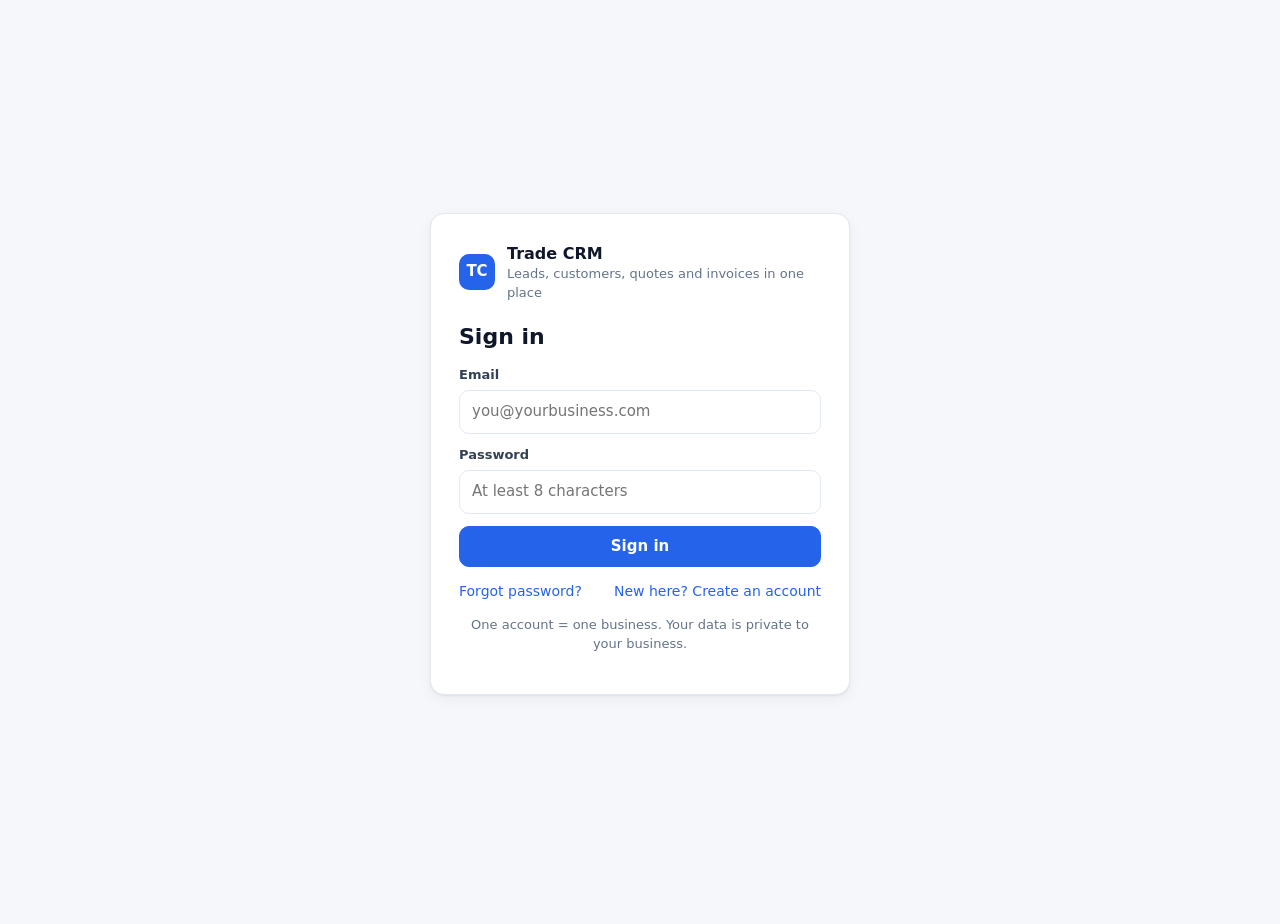
<file: index.html>
<!doctype html>
<html lang="en">
<head>
<meta charset="utf-8">
<meta name="viewport" content="width=device-width, initial-scale=1, viewport-fit=cover">
<meta name="theme-color" content="#2563eb">
<meta name="robots" content="noindex">
<title>Trade CRM</title>
<link rel="manifest" href="manifest.webmanifest">
<link rel="icon" type="image/png" sizes="32x32" href="icons/favicon-32.png">
<link rel="apple-touch-icon" sizes="180x180" href="icons/apple-touch-icon.png">
<meta name="apple-mobile-web-app-capable" content="yes">
<meta name="mobile-web-app-capable" content="yes">
<meta name="apple-mobile-web-app-status-bar-style" content="default">
<meta name="apple-mobile-web-app-title" content="Trade CRM">
<meta name="application-name" content="Trade CRM">
<link rel="stylesheet" href="styles.css">
</head>
<body>
<header class="topbar">
  <div class="brand">
    <span class="logo" id="brandLogo">T</span>
    <div>
      <div class="brand-name" id="brandName">Trade CRM</div>
      <div class="brand-sub">Leads · customers · money</div>
    </div>
  </div>
  <div class="top-right">
    <span class="mode-pill" id="modePill" hidden></span>
    <span class="example-badge" id="exampleBadge" hidden>Example data</span>
    <a class="support-link" id="supportLink" hidden>Contact support</a>
  </div>
</header>
<div id="workspaceBar" class="ws-bar" hidden></div>

<main id="view" class="view" aria-live="polite"></main>

<nav class="tabbar" id="tabbar" aria-label="Main">
  <a href="#/today" data-tab="today"><svg viewBox="0 0 24 24"><path d="M19 4h-1V2h-2v2H8V2H6v2H5a2 2 0 0 0-2 2v14a2 2 0 0 0 2 2h14a2 2 0 0 0 2-2V6a2 2 0 0 0-2-2zm0 16H5V9h14zM7 11h5v5H7z"/></svg><span>Today</span></a>
  <a href="#/leads" data-tab="leads"><svg viewBox="0 0 24 24"><path d="M20 4H4a2 2 0 0 0-2 2v12a2 2 0 0 0 2 2h16a2 2 0 0 0 2-2V6a2 2 0 0 0-2-2zm0 4-8 5-8-5V6l8 5 8-5z"/></svg><span>Leads</span><b class="nav-count" id="leadCount" hidden></b></a>
  <a href="#/customers" data-tab="customers"><svg viewBox="0 0 24 24"><path d="M16 11a4 4 0 1 0-4-4 4 4 0 0 0 4 4zm-8 0a3 3 0 1 0-3-3 3 3 0 0 0 3 3zm0 2c-2.7 0-8 1.3-8 4v3h8v-3c0-1.1.5-2.1 1.3-2.9A11 11 0 0 0 8 13zm8 0c-2.7 0-8 1.3-8 4v3h16v-3c0-2.7-5.3-4-8-4z"/></svg><span>Customers</span></a>
  <a href="#/money" data-tab="money"><svg viewBox="0 0 24 24"><path d="M11.8 10.9c-2.3-.6-3-1.2-3-2.1 0-1.1 1-1.9 2.7-1.9 1.8 0 2.4.8 2.5 2.1h2.2a4 4 0 0 0-3.2-3.8V3h-3v2.2C8.1 5.6 6.5 6.9 6.5 8.8c0 2.3 1.9 3.4 4.6 4.1 2.5.6 3 1.5 3 2.4 0 .7-.5 1.8-2.7 1.8-2.1 0-2.9-.9-3-2.1H6.2c.1 2.2 1.8 3.5 3.8 3.9V21h3v-2.1c1.9-.4 3.5-1.5 3.5-3.6 0-2.8-2.4-3.8-4.7-4.4z"/></svg><span>Money</span></a>
  <a href="#/sites" data-tab="sites"><svg viewBox="0 0 24 24"><path d="M4 4h16a2 2 0 0 1 2 2v12a2 2 0 0 1-2 2H4a2 2 0 0 1-2-2V6a2 2 0 0 1 2-2zm0 4v10h16V8H4zm2-3h2v1H6V5z"/></svg><span>Sites</span></a>
  <a href="#/settings" data-tab="settings" class="tab-settings"><svg viewBox="0 0 24 24"><path d="M19.4 13a7.5 7.5 0 0 0 0-2l2.1-1.6-2-3.5-2.5 1a7.6 7.6 0 0 0-1.7-1L15 3h-4l-.4 2.7a7.6 7.6 0 0 0-1.7 1l-2.5-1-2 3.5L6.5 11a7.5 7.5 0 0 0 0 2l-2.1 1.6 2 3.5 2.5-1a7.6 7.6 0 0 0 1.7 1L11 21h4l.4-2.7a7.6 7.6 0 0 0 1.7-1l2.5 1 2-3.5zM13 15.5a3.5 3.5 0 1 1 3.5-3.5 3.5 3.5 0 0 1-3.5 3.5z"/></svg><span>Settings</span></a>
</nav>

<div class="modal-backdrop" id="modal" hidden>
  <div class="modal" role="dialog" aria-modal="true">
    <div class="modal-head"><h2 id="modalTitle"></h2><button class="icon-btn" data-close aria-label="Close">✕</button></div>
    <div id="modalBody"></div>
  </div>
</div>
<div class="toast" id="toast" hidden></div>
<input type="file" id="fileInput" hidden>
<script src="config.js"></script>
<script src="js/logic.js"></script>
<script src="js/store.js"></script>
<script src="app.js"></script>
</body>
</html>
</file>
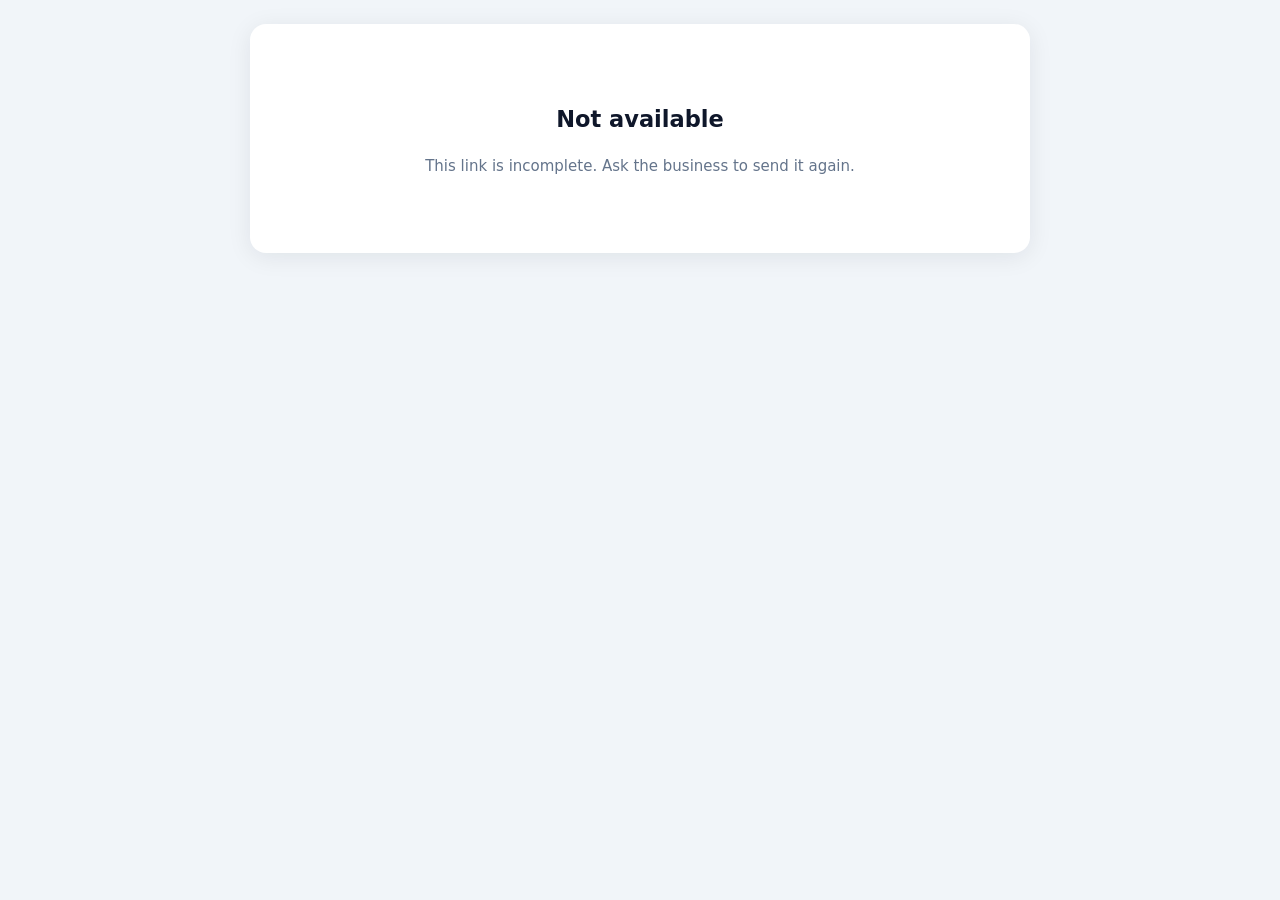
<file: doc.html>
<!doctype html>
<html lang="en">
<head>
<meta charset="utf-8">
<meta name="viewport" content="width=device-width, initial-scale=1">
<meta name="robots" content="noindex, nofollow">
<meta name="referrer" content="no-referrer">
<title>Quote / Invoice</title>
<style>
  :root{--accent:#2563eb}
  *{box-sizing:border-box}
  body{margin:0;font:15px/1.5 system-ui,-apple-system,"Segoe UI",Roboto,Arial,sans-serif;background:#f1f5f9;color:#0f172a}
  .sheet{max-width:780px;margin:24px auto;background:#fff;border-radius:16px;box-shadow:0 4px 24px rgba(15,23,42,.08);overflow:hidden}
  .band{height:8px;background:var(--accent)}
  .inner{padding:28px 32px}
  .top{display:flex;justify-content:space-between;gap:20px;flex-wrap:wrap}
  .biz{font-size:22px;font-weight:800}
  .muted{color:#64748b}.small{font-size:13px}
  .kind{text-align:right}
  .kind h1{margin:0;font-size:26px;letter-spacing:.02em;color:var(--accent);text-transform:uppercase}
  .status{display:inline-block;margin-top:6px;font-size:12px;font-weight:700;padding:3px 10px;border-radius:99px;background:#f1f5f9;text-transform:uppercase;letter-spacing:.04em}
  .status.accepted{background:#dcfce7;color:#166534}.status.paid{background:#16a34a;color:#fff}.status.sent{background:#fef3c7;color:#92400e}
  .meta{display:flex;gap:40px;margin:26px 0 18px;flex-wrap:wrap}
  .meta h4{margin:0 0 4px;font-size:11.5px;text-transform:uppercase;letter-spacing:.06em;color:#64748b}
  table{width:100%;border-collapse:collapse;margin-top:8px}
  th{font-size:11.5px;text-transform:uppercase;letter-spacing:.05em;color:#64748b;text-align:left;border-bottom:2px solid #e2e8f0;padding:8px 6px}
  td{padding:10px 6px;border-bottom:1px solid #eef2f7;vertical-align:top}
  .r{text-align:right;white-space:nowrap}
  .totals{margin-left:auto;width:min(320px,100%);margin-top:14px}
  .totals div{display:flex;justify-content:space-between;padding:5px 6px}
  .totals .grand{border-top:2px solid #0f172a;font-weight:800;font-size:19px;margin-top:4px;padding-top:9px}
  .totals .due{background:color-mix(in srgb,var(--accent) 10%,white);border-radius:8px;font-weight:700}
  .notes{margin-top:22px;padding:12px 14px;background:#f8fafc;border-radius:10px;white-space:pre-wrap;font-size:14px}
  .actions{display:flex;gap:10px;flex-wrap:wrap;margin-top:24px}
  .btn{display:inline-flex;align-items:center;justify-content:center;gap:6px;padding:12px 18px;border-radius:12px;font-weight:700;border:1px solid #cbd5e1;background:#fff;color:#0f172a;cursor:pointer;text-decoration:none;font-size:15px}
  .btn.primary{background:var(--accent);border-color:var(--accent);color:#fff}
  .accept{margin-top:26px;border:2px solid var(--accent);border-radius:14px;padding:18px}
  .accept h3{margin:0 0 6px}
  .accept input[type=text]{width:100%;padding:12px;border:1px solid #cbd5e1;border-radius:10px;font:inherit;margin:8px 0}
  .rec{margin-top:22px;background:#f0fdf4;border:1px solid #bbf7d0;border-radius:12px;padding:14px}
  .err{background:#fee2e2;color:#991b1b;padding:10px;border-radius:10px;margin-top:8px}
  .foot{border-top:1px solid #e2e8f0;padding:14px 32px;font-size:12.5px;color:#64748b;display:flex;justify-content:space-between;gap:12px;flex-wrap:wrap}
  .center{text-align:center;padding:60px 20px}
  @media (max-width:600px){.inner{padding:20px}.sheet{margin:0;border-radius:0}.kind{text-align:left}}
  @media print{body{background:#fff}.sheet{box-shadow:none;margin:0;max-width:none}.no-print{display:none!important}.band{-webkit-print-color-adjust:exact;print-color-adjust:exact}}
</style>
</head>
<body>
<div class="sheet" id="sheet"><div class="center muted">Loading…</div></div>
<script src="config.js"></script>
<script src="js/logic.js"></script>
<script src="js/store.js"></script>
<script>
(async function () {
  const L = CRMLogic, ST = CRMStore, CFG = window.CRM_CONFIG || {}, h = L.esc, money = L.money;
  const token = new URLSearchParams(location.search).get('t') || '';
  const sheet = document.getElementById('sheet');
  const fail = msg => { sheet.innerHTML = `<div class="center"><h2>Not available</h2><p class="muted">${h(msg)}</p></div>`; };
  if (!/^[0-9a-f-]{36}$/i.test(token)) return fail('This link is incomplete. Ask the business to send it again.');
  const check = L.checkConfig(CFG);
  let client = null, demo = null;
  if (check.mode === 'cloud' && check.ok) {
    await new Promise((res, rej) => { const s = document.createElement('script'); s.src = 'vendor/supabase.js'; s.onload = res; s.onerror = rej; document.head.appendChild(s); }).catch(() => {});
    if (typeof supabase === 'undefined') return fail('Could not load. Check your connection and try again.');
    client = supabase.createClient(CFG.SUPABASE_URL, CFG.SUPABASE_ANON_KEY, { auth: { persistSession: false } });
  } else { demo = ST.DemoStore(); await demo.init(); }

  async function load() {
    if (client) return ST.getPublicDocument(client, token);
    const d = demo.findDocByToken(token); if (!d || d.status === 'draft') return null;
    const c = (demo.findCustomer ? demo.findCustomer(d.customer_id) : null) || {};
    const b = (demo.businessById && demo.businessById(d.business_id)) || demo.business;
    return { doc: d, business: b, customer: { name: c.name, address: c.address } };
  }
  async function accept(name) {
    if (client) return ST.acceptPublicQuote(client, token, name);
    const d = demo.findDocByToken(token); if (d.kind !== 'quote' || d.status !== 'sent') throw new Error('This quote is not open for acceptance.');
    await demo.update('documents', d.id, { status: 'accepted', accepted_name: name, accepted_at: new Date().toISOString(), accepted_via: 'Customer typed name on share link' });
    return load();
  }
  function render(data) {
    const d = data.doc, b = data.business || {}, c = data.customer || {}, t = L.docTotals(d), isQ = d.kind === 'quote';
    document.documentElement.style.setProperty('--accent', /^#[0-9a-f]{6}$/i.test(b.accent || '') ? b.accent : '#2563eb');
    document.title = `${isQ ? 'Quote' : 'Invoice'} ${d.number} · ${b.name || ''}`;
    const pay = L.safePayLink(d.pay_link);
    const canAccept = isQ && d.status === 'sent';
    sheet.innerHTML = `<div class="band"></div><div class="inner">
      <div class="top"><div><div class="biz">${h(b.name)}</div><div class="muted small">${[b.phone, b.email].filter(Boolean).map(h).join(' · ')}${b.postal_address ? '<br>' + h(b.postal_address) : ''}</div></div>
        <div class="kind"><h1>${isQ ? 'Quote' : 'Invoice'}</h1><div class="muted">${h(d.number)}</div><span class="status ${h(d.status)}">${h(d.status)}</span></div></div>
      <div class="meta"><div><h4>${isQ ? 'Prepared for' : 'Bill to'}</h4><div><b>${h(c.name || '')}</b></div><div class="muted small">${h(c.address || '')}</div></div>
        <div><h4>Date</h4><div>${h(L.isoDate(d.sent_at || d.created_at))}</div></div>
        ${d.due_date ? `<div><h4>${isQ ? 'Valid until' : 'Due'}</h4><div>${h(d.due_date)}</div></div>` : ''}</div>
      <table><thead><tr><th>Description</th><th class="r">Qty</th><th class="r">Price</th><th class="r">Amount</th></tr></thead><tbody>
        ${(d.items || []).map(it => `<tr><td>${h(it.desc)}</td><td class="r">${h(it.qty)}</td><td class="r">${money(it.price)}</td><td class="r">${money((Number(it.qty) || 0) * (Number(it.price) || 0))}</td></tr>`).join('')}
      </tbody></table>
      <div class="totals"><div><span>Subtotal</span><span>${money(t.subtotal)}</span></div>${t.tax ? `<div><span>Tax (${t.rate}%)</span><span>${money(t.tax)}</span></div>` : ''}
        <div class="grand"><span>Total</span><span>${money(t.total)}</span></div>
        ${t.deposit ? `<div><span>${isQ ? 'Deposit to get started' : 'Deposit received'}</span><span>${money(t.deposit)}</span></div>` : ''}
        ${!isQ ? `<div class="due"><span>${t.paid ? 'Paid in full' : 'Amount due'}</span><span>${money(t.balance)}</span></div>` : ''}</div>
      ${d.notes ? `<div class="notes">${h(d.notes)}</div>` : ''}
      ${d.accepted_at ? `<div class="rec"><b>✔ Accepted by ${h(d.accepted_name)}</b> on ${h(new Date(d.accepted_at).toLocaleString('en-US'))}<div class="small muted">${h(d.accepted_via || '')}. This is a record that the customer typed their name to accept. It is not a legal e-signature.</div></div>` : ''}
      ${canAccept ? `<form class="accept no-print" id="acc"><h3>Accept this quote</h3><div class="small muted">Type your full name to accept. We save your name with the date and time as an acceptance record (not a legal e-signature).</div>
        <input type="text" name="n" required minlength="2" maxlength="120" placeholder="Your full name" autocomplete="name">
        <label class="small"><input type="checkbox" required> I accept this quote for ${money(t.total)}.</label><div><button class="btn primary" style="margin-top:10px">Accept quote</button></div><div class="err" id="err" hidden></div></form>` : ''}
      <div class="actions no-print">
        ${pay && d.status !== 'paid' ? `<a class="btn primary" href="${h(pay)}" target="_blank" rel="noopener noreferrer">💳 ${isQ ? (t.deposit ? 'Pay deposit ' + money(t.deposit) : 'Pay now') : 'Pay ' + money(t.balance)}</a>` : ''}
        <button class="btn" onclick="window.print()">🖨 Print / Save PDF</button>
        ${b.phone ? `<a class="btn" href="${h(L.telLink(b.phone))}">📞 Call ${h(b.name)}</a>` : ''}
      </div></div>
      <div class="foot"><span>${h(b.name)}${b.postal_address ? ' · ' + h(b.postal_address) : ''}</span><span>${pay ? 'Payments are handled by your payment provider; this page never sees card details.' : ''}</span></div>`;
    const f = document.getElementById('acc');
    if (f) f.onsubmit = async e => { e.preventDefault(); const btn = f.querySelector('button'); btn.disabled = true;
      try { render(await accept(f.elements.n.value.trim())); } catch (ex) { const er = document.getElementById('err'); er.hidden = false; er.textContent = ex.message; btn.disabled = false; } };
  }
  try { const data = await load(); if (!data) return fail('This quote or invoice was not found, or it has not been sent yet.'); render(data); }
  catch (e) { fail('Could not load: ' + e.message); }
})();
</script>
</body>
</html>
</file>
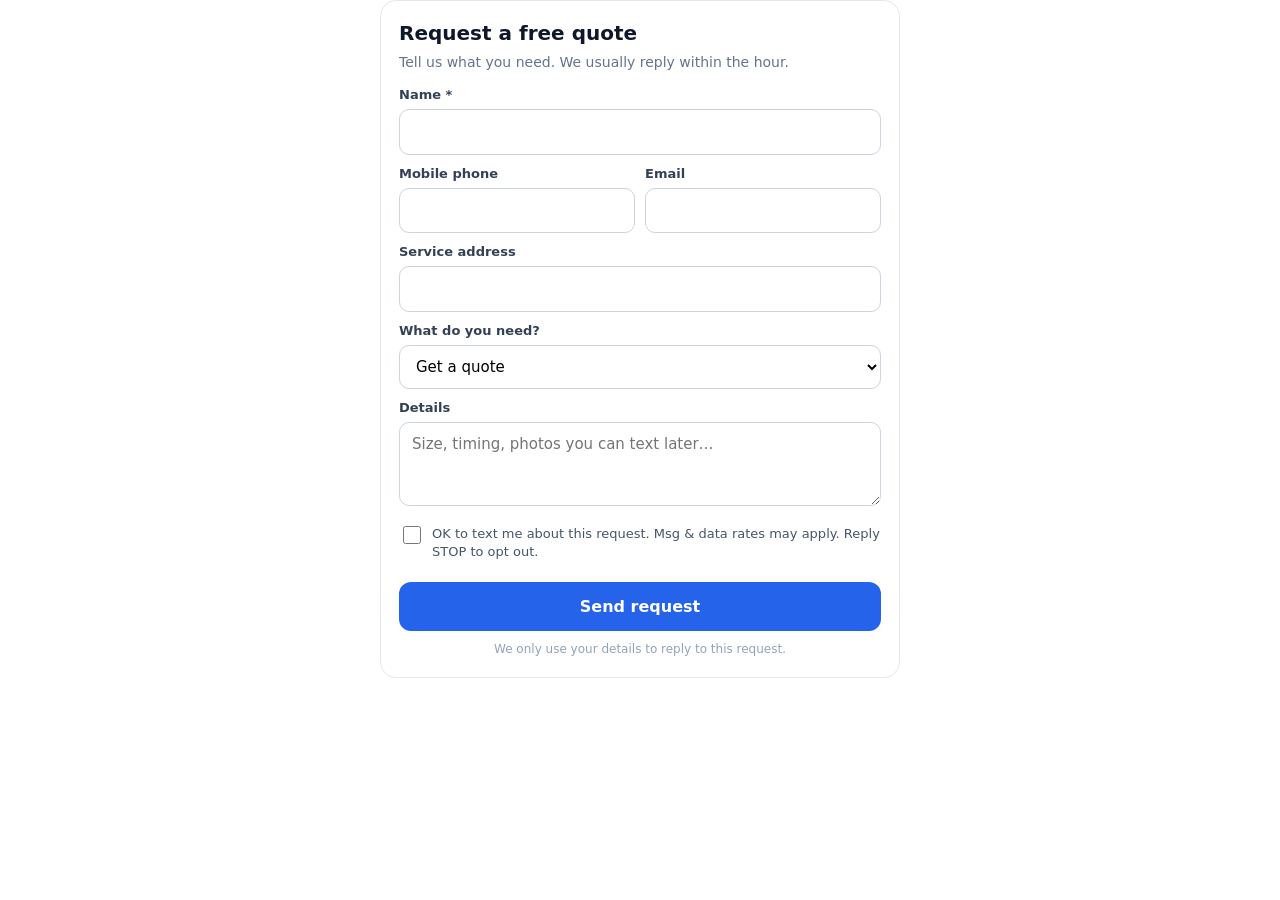
<file: lead-form.html>
<!doctype html>
<html lang="en">
<head>
<meta charset="utf-8">
<meta name="viewport" content="width=device-width, initial-scale=1">
<title>Request a quote</title>
<!-- Public lead form. Link to it or embed it:
     <iframe src="https://mashadf.github.io/trade-crm/lead-form.html?b=BUSINESS_ID" style="width:100%;max-width:520px;height:640px;border:0"></iframe>
     Optional URL options: &name=Business%20Name  &accent=ea580c  &services=Pressure%20washing|Gutters|Other
     It can only ADD a lead to one business. It can never read anything back (database rule). -->
<style>
  :root{--accent:#2563eb}
  *{box-sizing:border-box}
  body{margin:0;font:15px/1.45 system-ui,-apple-system,"Segoe UI",Roboto,Arial,sans-serif;color:#0f172a;background:transparent}
  form,.done{max-width:520px;margin:0 auto;padding:18px;background:#fff;border:1px solid #e2e8f0;border-radius:16px}
  h1{font-size:20px;margin:0 0 4px}.sub{color:#64748b;font-size:14px;margin:0 0 14px}
  label{display:block;font-size:13px;font-weight:600;margin:10px 0 4px;color:#334155}
  input,select,textarea{width:100%;font:inherit;padding:11px 12px;border:1px solid #cbd5e1;border-radius:10px;background:#fff}
  input:focus,select:focus,textarea:focus{outline:2px solid color-mix(in srgb,var(--accent) 40%,transparent);border-color:var(--accent)}
  textarea{min-height:84px;resize:vertical}
  .two{display:grid;grid-template-columns:1fr 1fr;gap:10px}
  @media (max-width:420px){.two{grid-template-columns:1fr}}
  .check{display:flex;gap:8px;align-items:flex-start;font-weight:400;font-size:13px;color:#475569;margin-top:12px}
  .check input{width:18px;height:18px;margin-top:1px;flex:none;accent-color:var(--accent)}
  button{width:100%;margin-top:16px;padding:13px;border:0;border-radius:12px;background:var(--accent);color:#fff;font:inherit;font-weight:700;font-size:16px;cursor:pointer}
  button:disabled{opacity:.6}
  .hp{position:absolute!important;left:-5000px!important;width:1px;height:1px;overflow:hidden}
  .err{background:#fee2e2;color:#991b1b;padding:10px;border-radius:10px;margin-top:12px;font-size:14px}
  .fine{font-size:12px;color:#94a3b8;margin-top:10px;text-align:center}
  .done{text-align:center;padding:36px 18px}.done .big{font-size:44px}
</style>
</head>
<body>
<form id="f" novalidate>
  <h1 id="title">Request a free quote</h1>
  <p class="sub" id="sub">Tell us what you need. We usually reply within the hour.</p>
  <label for="name">Name *</label><input id="name" name="name" autocomplete="name" required maxlength="200">
  <div class="two">
    <div><label for="phone">Mobile phone</label><input id="phone" name="phone" type="tel" autocomplete="tel" maxlength="40"></div>
    <div><label for="email">Email</label><input id="email" name="email" type="email" autocomplete="email" maxlength="200"></div>
  </div>
  <label for="address">Service address</label><input id="address" name="address" autocomplete="street-address" maxlength="300">
  <label for="service">What do you need?</label><select id="service" name="service"></select>
  <label for="message">Details</label><textarea id="message" name="message" maxlength="2000" placeholder="Size, timing, photos you can text later…"></textarea>
  <label class="check"><input type="checkbox" name="sms_ok" id="sms_ok"> <span>OK to text me about this request. Msg &amp; data rates may apply. Reply STOP to opt out.</span></label>
  <!-- spam trap: people never see or fill these -->
  <div class="hp" aria-hidden="true"><label>Website <input name="website" tabindex="-1" autocomplete="off"></label><label>Fax <input name="company_fax" tabindex="-1" autocomplete="off"></label></div>
  <button id="go" type="submit">Send request</button>
  <div class="err" id="err" hidden></div>
  <div class="fine">We only use your details to reply to this request.</div>
</form>
<div class="done" id="done" hidden><div class="big">✅</div><h1>Thanks! We got it.</h1><p class="sub">We'll call or text you shortly.<span id="callNow"></span></p></div>
<script src="config.js"></script>
<script src="js/logic.js"></script>
<script src="js/store.js"></script>
<script>
(function () {
  const L = CRMLogic, ST = CRMStore, CFG = window.CRM_CONFIG || {};
  const p = new URLSearchParams(location.search);
  const businessId = p.get('b') || '';
  const started = Date.now();
  const accent = (p.get('accent') || '').replace(/[^0-9a-f]/gi, '');
  if (/^[0-9a-f]{6}$/i.test(accent)) document.documentElement.style.setProperty('--accent', '#' + accent);
  if (p.get('name')) document.getElementById('title').textContent = 'Request a quote from ' + p.get('name').slice(0, 80);
  const services = (p.get('services') || 'Get a quote|Repair|Install|Cleaning|Other').split('|').slice(0, 15);
  document.getElementById('service').innerHTML = services.map(s => `<option>${L.esc(s.slice(0, 80))}</option>`).join('');
  const f = document.getElementById('f'), err = document.getElementById('err'), go = document.getElementById('go');
  const showErr = m => { err.hidden = false; err.textContent = m; go.disabled = false; };
  const done = () => { f.hidden = true; document.getElementById('done').hidden = false; };
  const check = L.checkConfig(CFG);
  let clientP = null;
  if (check.mode === 'cloud' && check.ok) clientP = new Promise(res => { const s = document.createElement('script'); s.src = 'vendor/supabase.js'; s.onload = () => res(supabase.createClient(CFG.SUPABASE_URL, CFG.SUPABASE_ANON_KEY, { auth: { persistSession: false } })); s.onerror = () => res(null); document.head.appendChild(s); });
  f.onsubmit = async e => {
    e.preventDefault(); err.hidden = true; go.disabled = true;
    const form = { name: f.name.value, phone: f.phone.value, email: f.email.value, address: f.address.value, service: f.service.value, message: f.message.value,
      sms_ok: f.sms_ok.checked, website: f.website.value, company_fax: f.company_fax.value, started_at: started };
    const r = L.cleanLead(form, clientP ? businessId : (businessId || 'demo'));
    if (r.spam) return done();                 // silently "succeed" for bots
    if (!r.ok) return showErr(r.error);
    try {
      if (clientP) { const client = await clientP; if (!client) throw new Error('Could not connect. Please call us instead.'); await ST.submitPublicLead(client, r.lead); }
      else { const s = ST.DemoStore(); await s.init(); await s.insert('leads', Object.assign({}, r.lead, { business_id: 'demo', status: 'new', source: 'Website form' })); }
      done();
    } catch (ex) { showErr(/Too many/.test(ex.message) ? ex.message : 'Sorry, that did not go through. Please try again or call us.'); }
  };
})();
</script>
</body>
</html>
</file>
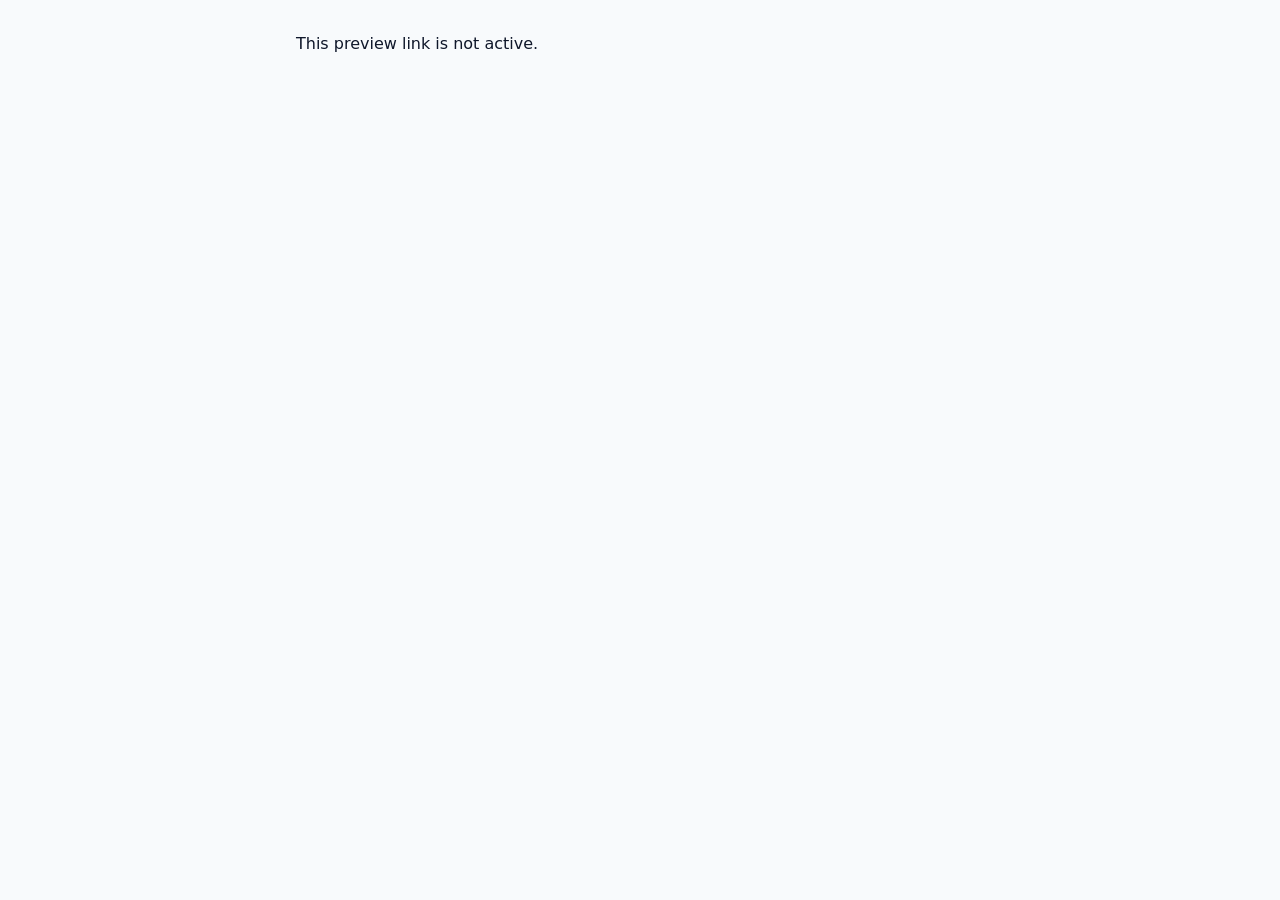
<file: site.html>
<!doctype html>
<html lang="en">
<head>
<meta charset="utf-8">
<meta name="viewport" content="width=device-width, initial-scale=1">
<meta name="robots" content="noindex, nofollow">
<meta name="googlebot" content="noindex, nofollow">
<title>Design preview</title>
<style>
  :root{--accent:#334155}
  *{box-sizing:border-box}
  body{margin:0;font:16px/1.45 system-ui,-apple-system,"Segoe UI",Roboto,Arial,sans-serif;color:#0f172a;background:#f8fafc}
  main{max-width:720px;margin:0 auto;padding:16px}
  .banner{background:#fef3c7;color:#78350f;border:1px solid #fcd34d;border-radius:12px;padding:12px 14px;font-weight:700}
  .note,.fine,.paused{color:#475569;font-size:14px}
  .paused{background:#fee2e2;color:#991b1b;padding:10px 12px;border-radius:10px}
  .sheet{background:#fff;border:1px solid #e2e8f0;border-radius:16px;padding:18px}
  .tpl-bold{border-top:8px solid var(--accent)}
  h1{font-size:28px;line-height:1.2;margin:8px 0}
  .trade{font-weight:700;color:var(--accent);margin:0 0 8px}
  .about{white-space:pre-wrap}
  ul.services{padding-left:18px}
  .fact{margin:6px 0}.fact span{display:inline-block;min-width:4.5em;color:#64748b;font-size:13px;font-weight:700}
  label{display:block;font-size:13px;font-weight:700;margin:10px 0 4px}
  input,select,textarea{width:100%;max-width:100%;font-size:16px;line-height:1.4;padding:11px 12px;border:1px solid #cbd5e1;border-radius:10px;background:#fff}
  textarea{min-height:90px}
  button{margin-top:14px;width:100%;padding:12px;border:0;border-radius:12px;background:var(--accent);color:#fff;font:inherit;font-weight:700;cursor:pointer}
  button.sim{background:#fff;color:#0f172a;border:1px dashed #94a3b8}
  .check{display:flex;gap:8px;align-items:flex-start;font-weight:400;font-size:14px}
  .check input{width:18px;height:18px;margin-top:2px}
  .hp{position:absolute;left:-9999px;height:0;overflow:hidden}
  .err{background:#fee2e2;color:#991b1b;padding:10px;border-radius:10px}
  .done{text-align:center;padding:28px 12px}
</style>
</head>
<body>
<main id="root">
  <p class="banner">Unofficial design preview — not the business’s official website</p>
  <p class="note">Anyone with this link can open this page. Search engines are asked not to list it.</p>
</main>
<script src="config.js"></script>
<script src="js/logic.js"></script>
<script src="js/store.js"></script>
<script>
(function () {
  const L = window.CRMLogic, ST = window.CRMStore, CFG = window.CRM_CONFIG || {};
  const root = document.getElementById('root');
  const token = new URLSearchParams(location.search).get('t') || '';
  const started = Date.now();
  const src = L.cleanEnquirySource(new URLSearchParams(location.search).get('src') || '');
  const check = L.checkConfig(CFG);
  function show(html) { root.innerHTML = html; const s = root.querySelector('.sheet'); if (s) document.documentElement.style.setProperty('--accent', getComputedStyle(document.documentElement).getPropertyValue('--accent')); }
  function paint(data) {
    if (data && /^#[0-9a-fA-F]{6}$/.test(data.accent || '')) document.documentElement.style.setProperty('--accent', data.accent);
    document.title = ((data && data.business_name) || 'Design preview') + ' — design preview';
    root.innerHTML = L.renderPublicSite(data);
    const sim = document.getElementById('sim');
    if (sim) sim.onclick = () => { const n = document.getElementById('simNote'); if (n) n.hidden = false; };
    const form = document.getElementById('enq');
    if (form) form.onsubmit = onSubmit;
  }
  function fail(msg) {
    const err = document.getElementById('err');
    const btn = formButton();
    if (err) { err.hidden = false; err.textContent = msg; }
    if (btn) btn.disabled = false;
  }
  function formButton() { const f = document.getElementById('enq'); return f ? f.querySelector('button') : null; }
  async function onSubmit(e) {
    e.preventDefault();
    const f = e.target, btn = formButton();
    const err = document.getElementById('err'); if (err) err.hidden = true;
    if (btn) btn.disabled = true;
    const payload = {
      name: f.name.value, phone: f.phone.value, email: f.email.value, service: f.service.value, message: f.message.value,
      sms_ok: f.sms_ok.checked, website: f.website.value, company_fax: f.company_fax.value, started_at: started, source: src
    };
    try {
      let id = null;
      if (check.mode === 'cloud' && check.ok) {
        if (typeof supabase === 'undefined') await new Promise((res, rej) => { const s = document.createElement('script'); s.src = 'vendor/supabase.js'; s.onload = res; s.onerror = rej; document.head.appendChild(s); });
        const client = supabase.createClient(CFG.SUPABASE_URL, CFG.SUPABASE_ANON_KEY, { auth: { persistSession: false } });
        const gate = L.cleanEnquiry(payload);
        if (!gate.ok) throw new Error(gate.error);
        id = await ST.submitSiteEnquiry(client, {
          p_token: token, p_name: gate.enquiry.name, p_phone: gate.enquiry.phone, p_email: gate.enquiry.email,
          p_service: gate.enquiry.service, p_message: gate.enquiry.message, p_sms_ok: gate.enquiry.sms_ok,
          p_source: gate.enquiry.source, p_started_at: new Date(started).toISOString(), p_website: payload.website, p_company_fax: payload.company_fax
        });
      } else {
        id = await ST.submitDemoEnquiry(token, payload);
      }
      if (!id) throw new Error('That did not go through.');
      root.innerHTML = '<div class="sheet done"><h1>Saved</h1><p class="note">Your enquiry was saved for this business. This page did not send a text or an email.</p></div>';
    } catch (ex) {
      fail(ex && ex.message ? ex.message : 'That did not go through.');
    }
  }
  async function boot() {
    try {
      if (!/^[0-9a-f-]{36}$/i.test(token)) { root.innerHTML = '<p class="miss">This preview link is not active.</p>'; return; }
      let data = null;
      if (check.mode === 'cloud' && check.ok) {
        if (typeof supabase === 'undefined') await new Promise((res, rej) => { const s = document.createElement('script'); s.src = 'vendor/supabase.js'; s.onload = res; s.onerror = rej; document.head.appendChild(s); });
        const client = supabase.createClient(CFG.SUPABASE_URL, CFG.SUPABASE_ANON_KEY, { auth: { persistSession: true, autoRefreshToken: true, detectSessionInUrl: false } });
        data = await ST.getPublicSite(client, token);
        if (!data) data = await ST.getMemberSite(client, token);
        if (data) data = L.publicSitePayload(data);
      } else data = ST.readDemoPublicSite(token) || ST.readDemoMemberSite(token);
      if (!data) { root.innerHTML = '<p class="miss">This page is not available.</p>'; return; }
      paint(data);
    } catch (e) {
      root.innerHTML = '<p class="banner">Unofficial design preview — not the business’s official website</p><p class="err">This preview could not be loaded.</p>';
    }
  }
  boot();
})();
</script>
</body>
</html>
</file>
<file: styles.css>
/* Change the accent color here (or in Settings inside the app). */
:root{
  --accent:#2563eb;
  --accent-soft:color-mix(in srgb,var(--accent) 12%,white);
  --bg:#f5f7fb; --card:#fff; --text:#0f172a; --muted:#64748b; --line:#e2e8f0;
  --danger:#dc2626; --ok:#16a34a; --warn:#d97706;
  --radius:14px; --shadow:0 1px 2px rgba(15,23,42,.06),0 4px 14px rgba(15,23,42,.05);
  --sidebar:232px;
}
*{box-sizing:border-box}
html,body{margin:0}
body{font:15px/1.45 system-ui,-apple-system,"Segoe UI",Roboto,Helvetica,Arial,sans-serif;background:var(--bg);color:var(--text);-webkit-font-smoothing:antialiased}
a{color:var(--accent);text-decoration:none}
button,input,select,textarea{font:inherit;color:inherit}
h1{font-size:22px;margin:0}
h2{font-size:17px;margin:0}
h3{font-size:15px;margin:0 0 8px}

/* Top bar */
.topbar{position:sticky;top:0;z-index:20;display:flex;align-items:center;justify-content:space-between;gap:12px;padding:12px 16px;background:var(--card);border-bottom:1px solid var(--line)}
.brand{display:flex;align-items:center;gap:10px;min-width:0}
.logo{width:36px;height:36px;border-radius:10px;background:var(--accent);color:#fff;display:grid;place-items:center;font-weight:700;flex:none}
.brand-name{font-weight:700;font-size:16px;white-space:nowrap;overflow:hidden;text-overflow:ellipsis}
.brand-sub{font-size:12px;color:var(--muted)}
.example-badge{background:#fef3c7;color:#92400e;border:1px solid #fcd34d;font-size:12px;font-weight:600;padding:3px 9px;border-radius:999px;white-space:nowrap}

/* Layout */
.view{padding:16px 16px 96px;max-width:1180px;margin:0 auto}
.page-head{display:flex;align-items:center;justify-content:space-between;gap:12px;margin:4px 0 14px;flex-wrap:wrap}
.muted{color:var(--muted)}
.small{font-size:13px}
.row{display:flex;gap:8px;align-items:center;flex-wrap:wrap}
.grow{flex:1}

/* Tab bar (phone) */
.tabbar{position:fixed;bottom:0;left:0;right:0;z-index:30;display:flex;background:var(--card);border-top:1px solid var(--line);padding-bottom:env(safe-area-inset-bottom)}
.tabbar a{flex:1;display:flex;flex-direction:column;align-items:center;gap:2px;padding:8px 0 9px;color:var(--muted);font-size:11px;font-weight:600;min-width:0}
.tabbar svg{width:22px;height:22px;fill:currentColor}
.tabbar a.active{color:var(--accent)}

/* Desktop: sidebar nav */
@media (min-width:900px){
  .ws-bar{margin-left:var(--sidebar)}
  .topbar{padding-left:calc(var(--sidebar) + 24px)}
  .topbar .brand{position:fixed;left:0;top:0;width:var(--sidebar);height:61px;padding:0 18px;border-right:1px solid var(--line);border-bottom:1px solid var(--line);background:var(--card)}
  .tabbar{top:61px;bottom:0;right:auto;width:var(--sidebar);flex-direction:column;border-top:0;border-right:1px solid var(--line);padding:12px 10px;gap:2px}
  .tabbar a{flex:none;flex-direction:row;gap:12px;padding:10px 12px;border-radius:10px;font-size:14px}
  .tabbar a.active{background:var(--accent-soft)}
  .view{margin-left:var(--sidebar);padding:24px 32px 40px;max-width:calc(1180px + var(--sidebar))}
  .topbar{min-height:61px;justify-content:flex-end}
}

/* Cards */
.card{background:var(--card);border:1px solid var(--line);border-radius:var(--radius);box-shadow:var(--shadow);padding:16px}
.stats{display:grid;grid-template-columns:repeat(2,1fr);gap:12px;margin-bottom:16px}
@media (min-width:900px){.stats{grid-template-columns:repeat(4,1fr)}}
.stat .label{font-size:12.5px;color:var(--muted);font-weight:600}
.stat .value{font-size:24px;font-weight:750;margin-top:4px;letter-spacing:-.01em}
.stat .hint{font-size:12px;color:var(--muted);margin-top:2px}
.stat.accent{background:var(--accent);color:#fff;border-color:transparent}
.stat.accent .label,.stat.accent .hint{color:rgba(255,255,255,.85)}
.grid2{display:grid;gap:16px}
@media (min-width:900px){.grid2{grid-template-columns:1fr 1fr}}

/* Buttons */
.btn{display:inline-flex;align-items:center;justify-content:center;gap:6px;border:1px solid var(--line);background:var(--card);padding:9px 14px;border-radius:10px;font-weight:600;cursor:pointer;min-height:40px}
.btn:hover{border-color:#cbd5e1}
.btn.primary{background:var(--accent);border-color:var(--accent);color:#fff}
.btn.primary:hover{filter:brightness(.95)}
.btn.danger{color:var(--danger)}
.btn.sm{padding:5px 10px;min-height:32px;font-size:13px}
.icon-btn{border:0;background:transparent;font-size:18px;cursor:pointer;width:36px;height:36px;border-radius:8px}
.icon-btn:hover{background:var(--bg)}
.fab{position:fixed;right:18px;bottom:80px;z-index:25;width:56px;height:56px;border-radius:50%;border:0;background:var(--accent);color:#fff;font-size:28px;box-shadow:0 6px 18px rgba(0,0,0,.2);cursor:pointer}
@media (min-width:900px){.fab{display:none}}

/* Forms */
.field{display:flex;flex-direction:column;gap:5px;margin-bottom:12px}
.field label{font-size:13px;font-weight:600;color:#334155}
.input,select.input,textarea.input{width:100%;border:1px solid var(--line);border-radius:10px;padding:10px 12px;background:#fff;min-height:42px}
.input:focus{outline:2px solid color-mix(in srgb,var(--accent) 40%,transparent);border-color:var(--accent)}
textarea.input{min-height:80px;resize:vertical}
.search{position:relative;flex:1;min-width:200px}
.search input{padding-left:36px}
.search::before{content:"";position:absolute;left:12px;top:50%;width:14px;height:14px;transform:translateY(-50%);background:no-repeat center/contain url("data:image/svg+xml,%3Csvg xmlns='http://www.w3.org/2000/svg' viewBox='0 0 24 24' fill='%2394a3b8'%3E%3Cpath d='M10 2a8 8 0 0 1 6.3 12.9l5.4 5.4-1.4 1.4-5.4-5.4A8 8 0 1 1 10 2zm0 2a6 6 0 1 0 0 12 6 6 0 0 0 0-12z'/%3E%3C/svg%3E")}

/* Lists */
.list{display:flex;flex-direction:column}
.list-item{display:flex;align-items:center;gap:12px;padding:12px 4px;border-bottom:1px solid var(--line);cursor:pointer}
.list-item:last-child{border-bottom:0}
.list-item:hover{background:#fafbfd}
.avatar{width:40px;height:40px;border-radius:50%;background:var(--accent-soft);color:var(--accent);display:grid;place-items:center;font-weight:700;flex:none}
.avatar.lg{width:56px;height:56px;font-size:20px}
.li-main{flex:1;min-width:0}
.li-title{font-weight:650;white-space:nowrap;overflow:hidden;text-overflow:ellipsis}
.li-sub{font-size:13px;color:var(--muted);white-space:nowrap;overflow:hidden;text-overflow:ellipsis}
.tags{display:flex;gap:5px;flex-wrap:wrap;margin-top:4px}
.tag{font-size:11.5px;font-weight:600;padding:2px 8px;border-radius:999px;background:var(--accent-soft);color:var(--accent)}
.tag.btn-tag{cursor:pointer;border:1px solid transparent}
.tag.btn-tag.on{border-color:var(--accent)}
.empty{text-align:center;color:var(--muted);padding:28px 12px}

/* Contacts table on desktop */
.ctable{width:100%;border-collapse:collapse}
.ctable th{font-size:12px;text-transform:uppercase;letter-spacing:.04em;color:var(--muted);text-align:left;padding:8px 10px;border-bottom:1px solid var(--line)}
.ctable td{padding:11px 10px;border-bottom:1px solid var(--line);vertical-align:middle}
.ctable tr:hover td{background:#fafbfd;cursor:pointer}
.only-phone{display:block}.only-desk{display:none}
@media (min-width:900px){.only-phone{display:none}.only-desk{display:block}}

/* Pipeline */
.board{display:flex;gap:12px;overflow-x:auto;scroll-snap-type:x mandatory;padding-bottom:8px;margin:0 -16px;padding-left:16px;padding-right:16px}
.column{flex:0 0 82%;scroll-snap-align:start;background:#eef2f7;border-radius:var(--radius);padding:10px;display:flex;flex-direction:column;min-height:260px}
@media (min-width:900px){.board{margin:0;padding:0 0 8px;overflow-x:visible}.column{flex:1 1 0;min-width:0}}
.col-head{display:flex;justify-content:space-between;align-items:baseline;padding:4px 4px 10px}
.col-head .name{font-weight:700;font-size:14px;display:flex;align-items:center;gap:6px}
.col-head .dot{width:8px;height:8px;border-radius:50%}
.col-head .total{font-size:12.5px;color:var(--muted);font-weight:600}
.col-body{display:flex;flex-direction:column;gap:8px;flex:1;border-radius:10px;transition:background .15s}
.col-body.drag-over{background:color-mix(in srgb,var(--accent) 10%,transparent);outline:2px dashed var(--accent)}
.deal{background:#fff;border-radius:10px;padding:10px 12px;border:1px solid var(--line);box-shadow:var(--shadow);cursor:grab}
.deal.dragging{opacity:.5}
.deal .title{font-weight:650;font-size:14px}
.deal .who{font-size:12.5px;color:var(--muted)}
.deal .value{font-weight:750;margin-top:4px}
.deal .moves{display:flex;justify-content:space-between;margin-top:8px;gap:6px}
.deal .moves button{flex:1;border:1px solid var(--line);background:#f8fafc;border-radius:8px;padding:4px 0;font-size:12px;font-weight:600;cursor:pointer;color:#334155}
.deal .moves button:disabled{opacity:.35;cursor:default}

/* Tasks */
.task{display:flex;align-items:flex-start;gap:12px;padding:12px 4px;border-bottom:1px solid var(--line)}
.task:last-child{border-bottom:0}
.check{width:22px;height:22px;border-radius:6px;border:2px solid #cbd5e1;background:#fff;flex:none;cursor:pointer;margin-top:1px;display:grid;place-items:center;color:#fff;font-size:13px}
.check.on{background:var(--ok);border-color:var(--ok)}
.task.done .li-title{text-decoration:line-through;color:var(--muted)}
.due{font-size:12px;font-weight:650;padding:2px 8px;border-radius:999px;background:#f1f5f9;color:#475569;white-space:nowrap}
.due.over{background:#fee2e2;color:var(--danger)}
.due.today{background:#fef3c7;color:#92400e}
.seg{display:inline-flex;background:#e9eef5;border-radius:10px;padding:3px;gap:2px}
.seg button{border:0;background:transparent;padding:6px 12px;border-radius:8px;font-weight:600;font-size:13px;cursor:pointer;color:#475569}
.seg button.on{background:#fff;color:var(--text);box-shadow:var(--shadow)}
.section-label{font-size:12px;font-weight:700;text-transform:uppercase;letter-spacing:.05em;color:var(--muted);margin:14px 0 4px}

/* Contact detail */
.detail-head{display:flex;gap:14px;align-items:center}
.kv{display:grid;grid-template-columns:90px 1fr;gap:6px 10px;font-size:14px;margin-top:12px}
.kv dt{color:var(--muted)}
.kv dd{margin:0;word-break:break-word}
.quick{display:flex;gap:8px;margin-top:14px;flex-wrap:wrap}
.timeline{position:relative;margin:6px 0 0;padding:0 0 0 26px;list-style:none}
.timeline::before{content:"";position:absolute;left:10px;top:4px;bottom:4px;width:2px;background:var(--line)}
.timeline li{position:relative;padding:0 0 16px}
.timeline .tl-icon{position:absolute;left:-26px;top:0;width:22px;height:22px;border-radius:50%;display:grid;place-items:center;font-size:11px;color:#fff;background:var(--accent)}
.tl-icon.call{background:#16a34a}.tl-icon.email{background:#2563eb}.tl-icon.visit{background:#9333ea}.tl-icon.note{background:#64748b}
.tl-meta{font-size:12px;color:var(--muted)}
.tl-text{font-size:14px;margin-top:2px}
.detail-grid{display:grid;gap:16px}
@media (min-width:900px){.detail-grid{grid-template-columns:360px 1fr;align-items:start}}

/* Modal */
.modal-backdrop{position:fixed;inset:0;background:rgba(15,23,42,.45);z-index:50;display:flex;align-items:flex-end;justify-content:center}
.modal-backdrop[hidden]{display:none}
.modal{background:#fff;width:100%;max-width:520px;max-height:92vh;overflow:auto;border-radius:18px 18px 0 0;padding:16px 18px 22px}
@media (min-width:640px){.modal-backdrop{align-items:center}.modal{border-radius:18px}}
.modal-head{display:flex;justify-content:space-between;align-items:center;margin-bottom:12px}
.modal-actions{display:flex;gap:8px;justify-content:flex-end;margin-top:6px;flex-wrap:wrap}
.toast{position:fixed;left:50%;bottom:84px;transform:translateX(-50%);background:#0f172a;color:#fff;padding:10px 16px;border-radius:10px;z-index:60;font-size:14px;box-shadow:var(--shadow)}
.swatches{display:flex;gap:8px;flex-wrap:wrap}
.swatch{width:32px;height:32px;border-radius:50%;border:3px solid #fff;box-shadow:0 0 0 1px var(--line);cursor:pointer}
.swatch.on{box-shadow:0 0 0 2px var(--text)}
.bar{height:8px;background:#e2e8f0;border-radius:99px;overflow:hidden}
.bar > span{display:block;height:100%;background:var(--accent)}
.stage-row{display:grid;grid-template-columns:100px 1fr 80px;gap:10px;align-items:center;font-size:13.5px;margin:8px 0}
.stage-row .amt{text-align:right;font-weight:650}
a.card{color:inherit;text-decoration:none;transition:transform .1s}a.card:hover{transform:translateY(-1px)}

/* ===================== v2 additions ===================== */
.top-right{display:flex;align-items:center;gap:8px;flex-wrap:wrap;justify-content:flex-end}
.mode-pill{font-size:12px;font-weight:600;padding:3px 10px;border-radius:999px;white-space:nowrap}
.mode-pill.demo{background:#eef2ff;color:#3730a3;border:1px solid #c7d2fe}
.mode-pill.cloud{background:#ecfdf5;color:#047857;border:1px solid #a7f3d0}
.support-link{font-size:13px;font-weight:600;white-space:nowrap}
@media (max-width:600px){.mode-pill{display:none}.brand-sub{display:none}}
.nav-count{margin-left:auto;background:var(--danger);color:#fff;font-size:11px;min-width:18px;height:18px;border-radius:9px;display:inline-grid;place-items:center;padding:0 5px}
@media (max-width:899px){.tabbar a{position:relative}.nav-count{position:absolute;top:3px;left:calc(50% + 6px);margin:0}}
body.auth-mode .tabbar,body.auth-mode #workspaceBar{display:none}
.ws-bar{display:flex;gap:8px;align-items:center;padding:8px 16px;background:var(--card);border-bottom:1px solid var(--line);overflow:hidden;min-width:0;box-sizing:border-box}
.ws-bar label{font-size:13px;font-weight:700;color:var(--muted);flex:none}
.ws-pick{flex:1;min-width:0;font-size:16px}
.site-card h2{min-width:0}
.site-draft{background:#f1f5f9;color:#475569}.site-ready{background:#e0f2fe;color:#075985}.site-shared{background:#fef3c7;color:#92400e}.site-live{background:#dcfce7;color:#166534}.site-paused{background:#fee2e2;color:#991b1b}
#siteSeg{display:flex;flex-wrap:wrap;max-width:100%}
.row.mt{margin-top:8px}
body.auth-mode .view{margin-left:0;max-width:none}
body.auth-mode .topbar{display:none}
.auth-wrap{min-height:calc(100vh - 40px);display:grid;place-items:center;padding:20px 0}
.auth-card{width:100%;max-width:420px;padding:28px}
.auth-card h1{margin:18px 0 4px}
.auth-logo{display:flex;gap:12px;align-items:center}
.auth-links{display:flex;justify-content:space-between;gap:10px;margin:14px 0;font-size:14px;flex-wrap:wrap}
.auth-err{background:#fee2e2;color:#991b1b;padding:9px 12px;border-radius:10px;margin-bottom:12px;font-size:14px}
.btn.block{width:100%}
.center{text-align:center}.right{text-align:right}.strong{font-weight:700}.nowrap{flex-wrap:nowrap}.pre{white-space:pre-wrap}
.mt{margin-top:14px}.mt-s{margin-top:8px}
.notice{background:#eff6ff;border:1px solid #bfdbfe;color:#1e3a8a;padding:10px 12px;border-radius:10px;margin-bottom:12px}
.notice.warn{background:#fffbeb;border-color:#fcd34d;color:#78350f}
.notice.bad{background:#fef2f2;border-color:#fecaca;color:#991b1b}
code{background:#f1f5f9;padding:1px 5px;border-radius:5px;font-size:.92em}
.card-head{display:flex;justify-content:space-between;align-items:center;gap:10px;margin-bottom:8px}
.card+.card{margin-top:0}
.col{display:flex;flex-direction:column;gap:16px;min-width:0}
.span2{grid-column:1/-1}
.grid-2f{display:grid;gap:0 12px;grid-template-columns:1fr 1fr}
.grid-3f{display:grid;gap:0 12px;grid-template-columns:repeat(3,1fr)}
@media (max-width:560px){.grid-2f,.grid-3f{grid-template-columns:1fr}}
.checkline{display:flex;gap:8px;align-items:center;font-size:14px;margin:6px 0;cursor:pointer}
.checkline input{width:18px;height:18px;accent-color:var(--accent)}
.stack{display:flex;flex-direction:column;gap:8px}
.crumbs{margin-bottom:10px;font-size:14px;font-weight:600}
.chip{display:inline-block;font-size:11.5px;font-weight:700;padding:2px 8px;border-radius:999px;background:#f1f5f9;color:#475569;vertical-align:middle;white-space:nowrap}
.st-new{background:#dbeafe;color:#1d4ed8}.st-contacted{background:#e0e7ff;color:#4338ca}.st-quote,.st-sent{background:#fef3c7;color:#92400e}
.st-won,.st-accepted{background:#dcfce7;color:#166534}.st-paid{background:#16a34a;color:#fff}.st-lost,.st-canceled{background:#f1f5f9;color:#64748b}.st-draft{background:#f1f5f9;color:#475569}.st-done{background:#dcfce7;color:#166534}.st-scheduled{background:#e0f2fe;color:#075985}
.ok-chip{background:#ecfdf5;color:#047857}
.age{display:inline-block;font-size:11.5px;font-weight:700;padding:2px 8px;border-radius:999px;vertical-align:middle;margin-left:4px;white-space:nowrap}
.age-fresh{background:#dbeafe;color:#1d4ed8}
.age-amber{background:#fef3c7;color:#92400e;border:1px solid #fcd34d}
.age-red{background:#fee2e2;color:#b91c1c;border:1px solid #fca5a5}
.age-prospect{background:#f1f5f9;color:#475569;border:1px solid #e2e8f0}
@keyframes pulse{50%{box-shadow:0 0 0 3px rgba(239,68,68,.15)}}
.auto{font-size:11px;font-weight:700;color:var(--accent);background:var(--accent-soft);padding:1px 6px;border-radius:6px}
.lead-row{display:flex;align-items:center;gap:10px;padding:10px 2px;border-bottom:1px solid var(--line);cursor:pointer}
.lead-row:last-child{border-bottom:0}
.lead{padding:14px 4px;border-bottom:1px solid var(--line);cursor:pointer}
.lead:last-child{border-bottom:0}
.lead-top{display:flex;gap:12px;align-items:flex-start}
.lead-msg{font-size:14px;color:#334155;background:#f8fafc;border-radius:8px;padding:8px 10px;margin-top:8px}
.sm-select{width:auto;min-height:32px;padding:4px 8px;font-size:13px}
.seg.wrap{flex-wrap:wrap}
.seg b{font-weight:700;color:var(--muted);margin-left:2px}
.cust-grid{display:grid;gap:12px;grid-template-columns:1fr}
@media (min-width:700px){.cust-grid{grid-template-columns:repeat(2,1fr)}}
@media (min-width:1200px){.cust-grid{grid-template-columns:repeat(3,1fr)}}
.cust-card{cursor:pointer;display:flex;flex-direction:column;gap:6px}
.cust-card:hover{border-color:#cbd5e1}
.cust-card .quick{margin-top:auto;padding-top:6px}
.tag.src{background:#f1f5f9;color:#334155}.tag.stop{background:#fee2e2;color:#b91c1c}.tag.svc{background:#fef3c7;color:#92400e}
.detail-grid .col .card{margin:0}
@media (min-width:900px){.detail-grid{grid-template-columns:minmax(320px,400px) 1fr}}
.kv{grid-template-columns:100px 1fr}
.job{padding:12px 0;border-bottom:1px solid var(--line)}
.job:last-child{border-bottom:0}
.job-notes{font-size:14px;color:#334155;margin-top:6px}
.photos{display:flex;gap:8px;flex-wrap:wrap;margin-top:10px}
.photos figure{margin:0;position:relative;width:120px}
.photos img{width:120px;height:86px;object-fit:cover;border-radius:8px;border:1px solid var(--line);background:#f1f5f9;display:block}
.photos figcaption{font-size:11.5px;color:var(--muted);margin-top:2px}
.ph-del{position:absolute;top:4px;right:4px;border:0;background:rgba(15,23,42,.6);color:#fff;border-radius:6px;width:22px;height:22px;cursor:pointer;font-size:11px;opacity:0}
.photos figure:hover .ph-del{opacity:1}
@media (hover:none){.ph-del{opacity:1}}
label.btn{cursor:pointer}
.ctable td.num,.ctable th.num{text-align:right;white-space:nowrap}
.msg-preview{background:#f8fafc;border:1px solid var(--line);border-radius:12px;padding:12px;font-size:14px;margin:8px 0}
.doc-grid{display:grid;gap:16px}
@media (min-width:1000px){.doc-grid{grid-template-columns:1fr 320px;align-items:start}}
.items{width:100%;border-collapse:collapse;margin:6px 0 10px}
.items th{font-size:12px;text-transform:uppercase;letter-spacing:.04em;color:var(--muted);text-align:left;padding:6px 4px;border-bottom:1px solid var(--line)}
.items td{padding:6px 4px;vertical-align:middle}
.items .qty{width:72px}.items .price{width:110px}.items .num{text-align:right;white-space:nowrap;width:100px}
.items .input{min-height:38px;padding:7px 9px}
.totals .trow{display:flex;justify-content:space-between;padding:5px 0;font-size:15px}
.totals .trow.total{border-top:1px solid var(--line);margin-top:4px;padding-top:9px;font-size:20px;font-weight:800}
.accept-rec{background:#f0fdf4;border-color:#bbf7d0}
textarea.code{font-family:ui-monospace,Menlo,monospace;font-size:12.5px}
label.swatch-l input{position:absolute;opacity:0}
label.swatch-l input:checked + .swatch{box-shadow:0 0 0 2px var(--text)}
.swatch{display:inline-block}
.list-item .right{flex:none}
/* layout fixes found in screenshot review */
@media (min-width:900px){.grid2{grid-template-columns:minmax(0,1fr) minmax(0,1fr)}}
.grid2>*,.detail-grid>*,.doc-grid>*{min-width:0}
.task .li-title{overflow-wrap:anywhere}
.task .due{flex:none}
select.input.sm-select{width:auto;min-height:34px;padding:5px 30px 5px 10px;font-size:13px}
.cust-grid>*{min-width:0}
@media (min-width:700px){.cust-grid{grid-template-columns:repeat(2,minmax(0,1fr))}}
@media (min-width:1200px){.cust-grid{grid-template-columns:repeat(3,minmax(0,1fr))}}
.cust-card .li-sub,.cust-card .muted{overflow-wrap:anywhere}

/* Installable app (PWA): notches / home indicator safe areas */
.topbar{padding-top:calc(12px + env(safe-area-inset-top));padding-left:calc(16px + env(safe-area-inset-left));padding-right:calc(16px + env(safe-area-inset-right))}
.view{padding-left:calc(16px + env(safe-area-inset-left));padding-right:calc(16px + env(safe-area-inset-right));padding-bottom:calc(96px + env(safe-area-inset-bottom))}
.tabbar{padding-left:env(safe-area-inset-left);padding-right:env(safe-area-inset-right);padding-bottom:env(safe-area-inset-bottom)}
.fab{bottom:calc(80px + env(safe-area-inset-bottom))}
.toast{margin-bottom:env(safe-area-inset-bottom)}
@media (min-width:900px){
  .topbar{padding-top:12px;padding-left:calc(var(--sidebar) + 24px)}
  .view{padding:24px 32px 40px}
  .tabbar{padding:12px 10px}
}
.update-bar{position:fixed;left:50%;transform:translateX(-50%);bottom:calc(76px + env(safe-area-inset-bottom));z-index:60;display:flex;align-items:center;gap:12px;background:#0f172a;color:#fff;padding:8px 10px 8px 16px;border-radius:12px;box-shadow:0 8px 24px rgba(0,0,0,.25);font-size:14px;font-weight:600}
@media (min-width:900px){.update-bar{bottom:24px}}
.install-grid{display:grid;gap:12px;margin-top:10px}
@media (min-width:700px){.install-grid{grid-template-columns:minmax(0,1fr) minmax(0,1fr)}}
.install-grid>div{background:var(--bg);border:1px solid var(--line);border-radius:12px;padding:12px 14px}
.steps{margin:0;padding-left:20px;font-size:14px}.steps li{margin:3px 0}
.ok-chip{background:#dcfce7;color:#166534;border-radius:999px;padding:2px 9px;font-size:12px;font-weight:600}

/* v2.2 phone fixes (Money page glitch + Settings tab vanishing).
   Root cause: the 6-column Money table was wider than a phone screen, so the whole page grew
   sideways; phone browsers then zoomed out / scrolled sideways and the fixed bottom tab bar
   (with Settings on the far right) slid off the visible screen. */
.table-wrap{width:100%;overflow-x:auto;-webkit-overflow-scrolling:touch}
.view{min-width:0}
.view>*{max-width:100%}
.doc-list .list-item{align-items:flex-start;padding:12px 2px}
.doc-list .right{text-align:right}
.doc-chips{display:flex;gap:4px;flex-wrap:wrap;margin-top:4px}
.doc-chips .age{margin-left:0}
/* iPhone zooms in on any focused field under 16px and stays zoomed, which also pushes the tab bar off-screen */
@media (max-width:899px){
  .input,select.input,textarea.input,.items .input,input,select,textarea{font-size:16px}
}
/* quote/invoice line items: stack on phones instead of squeezing the description box */
@media (max-width:600px){
  .items thead{display:none}
  .items,.items tbody{display:block}
  .items tr{display:grid;grid-template-columns:1fr 1fr auto auto;gap:6px 8px;align-items:end;padding:10px 0;border-bottom:1px solid var(--line)}
  .items td{display:block;padding:0;width:auto}
  .items td.desc{grid-column:1/-1}
  .items .qty,.items .price,.items .num{width:auto}
  .items td[data-label]::before{content:attr(data-label);display:block;font-size:12px;font-weight:600;color:var(--muted);margin-bottom:3px}
  .items td.amt{align-self:center;padding-top:16px;min-width:76px}
  .items td.rm{align-self:center;padding-top:16px}
}
.modal{max-height:92dvh}
.auth-wrap{min-height:calc(100dvh - 40px)}

/* v2.3.1 phone fixes (Leads page glitch + bottom menu vanishing).
   Root cause: a long unbroken string in a lead (website URL pasted into the message, long email
   or address) could not wrap, so the Leads page grew wider than the phone (1098px on a 360px
   screen). Android/iOS then zoomed the whole page out and the fixed bottom menu slid off-screen.
   Fix: let long text break anywhere, keep the right-hand column narrow, and clip any stray
   sideways overflow at the page edge so the layout can never exceed the screen width. */
html,body{max-width:100%;overflow-x:clip}
@supports not (overflow-x:clip){html{overflow-x:hidden}}
.view,.modal{overflow-wrap:break-word}
.lead-msg,.li-sub,.kv dd,.job-notes,.tl-text,.notice,.msg-preview,.pre,.cust-card,.modal p,.modal-head h2,.ctable td,.items td,.lead .li-title{overflow-wrap:anywhere;min-width:0}
.lead-top{min-width:0}
.lead-top .right{flex:0 1 auto;max-width:38%;text-align:right;overflow-wrap:anywhere}
.lead .li-title{white-space:normal}
.modal{min-width:0;overflow-x:hidden}
.modal-head{gap:10px;min-width:0}.modal-head h2{flex:1}
.modal-head .icon-btn{flex:none}
.card,.col,.field{min-width:0}
.input{max-width:100%;min-width:0}
.row>.btn,.row>select{flex:none}
@media (max-width:899px){
  .tabbar{width:100%;max-width:100vw}
  .tabbar a{min-width:0}
  .tabbar span{max-width:100%;overflow:hidden;text-overflow:ellipsis;white-space:nowrap}
}
/* the lead Status dropdown was 13px on phones (more specific rule beat the 16px one): tapping it zoomed iPhones in */
@media (max-width:899px){select.input.sm-select,.sm-select{font-size:16px;min-height:36px}}
/* when the browser scrolls a field or button into view (keyboard focus, find-in-page), keep it clear of the sticky top bar and bottom menu */
html{scroll-padding-top:80px;scroll-padding-bottom:calc(84px + env(safe-area-inset-bottom))}
@media (min-width:900px){html{scroll-padding-bottom:16px}}

/* lead notes (Rex/Webster prospect notes shown as labeled lines; any URL is a short tappable link) */
.note{display:flex;flex-direction:column;gap:3px}
.note-row{line-height:1.4;overflow-wrap:anywhere;min-width:0}
.note-label{font-weight:650;color:#0f172a}
.note-val{overflow-wrap:anywhere}
.note-plain{white-space:pre-wrap;overflow-wrap:anywhere;min-width:0}
.note-link{color:var(--accent);font-weight:600;text-decoration:underline;text-underline-offset:2px;overflow-wrap:anywhere}
.lead-msg .note-link{display:inline-block;padding:2px 0}
.note.compact .note-long{display:-webkit-box;-webkit-line-clamp:2;-webkit-box-orient:vertical;overflow:hidden}
.lead-msg.detail{margin-top:0;font-size:15px}
.age{max-width:100%;white-space:normal;border-radius:10px;line-height:1.35}

/* ---------- Email composer + history ---------- */
.em-head{display:flex;align-items:center;justify-content:space-between;gap:8px;margin:14px 0 6px;flex-wrap:wrap}
.em-head h3{margin:0;font-size:15px}
.em-hist{display:flex;flex-direction:column;gap:6px;margin-bottom:10px}
.em-row{display:flex;gap:8px;align-items:center;justify-content:space-between;flex-wrap:wrap;border:1px solid var(--line);border-radius:10px;padding:8px 10px;min-width:0}
.em-row .li-main{min-width:0;flex:1 1 180px}
.em-row .li-title,.em-row .li-sub{overflow-wrap:anywhere}
.chip.em-sent{background:#dcfce7;color:#166534}
.chip.em-replied{background:#ede9fe;color:#5b21b6}
.em-body{min-height:190px;font-size:16px;line-height:1.45;resize:vertical}
.em-send{display:flex;flex-wrap:wrap;gap:8px;margin:6px 0 8px}
.em-send .btn{flex:1 1 150px;justify-content:center}
.em-send[hidden],.em-confirm[hidden]{display:none}
.em-confirm{display:flex;flex-wrap:wrap;align-items:center;justify-content:space-between;gap:8px;background:#ecfdf5;border:1px solid #86efac;color:#14532d;border-radius:10px;padding:10px 12px;margin:6px 0 10px}
.em-dup{border-width:2px}
#emChecks .notice{margin-bottom:6px}
#emChecks{margin-bottom:6px}
/* Leads: Source filter row (All / Rex / Webster / My own) + bot badges (text labels, subtle colors) */
.src-row{display:flex;align-items:center;flex-wrap:wrap;gap:6px 10px;margin-top:8px;min-width:0}
.src-label{font-size:12px;font-weight:700;color:var(--muted);text-transform:uppercase;letter-spacing:.04em}
.src-row .seg{max-width:100%}
.chip.bot{font-size:11px;padding:1px 7px;border:1px solid transparent}
.chip.bot-rex{background:#fff7ed;color:#9a3412;border-color:#fed7aa}
.chip.bot-webster{background:#ecfeff;color:#155e75;border-color:#a5f3fc}
.linkish{background:none;border:0;padding:0;font:inherit;color:var(--accent);font-weight:600;cursor:pointer;text-decoration:underline;text-underline-offset:2px}
.linkish b{color:inherit}
.src-split{margin:-2px 0 6px;line-height:1.8}
/* Leads: "No email" label (icon + text, calm slate with dashed border so it reads differently from status/bot chips) */
.chip.no-email{font-size:11px;padding:1px 7px;background:#f8fafc;color:#475569;border:1px dashed #94a3b8;font-weight:600}
.no-email-hint{margin-top:3px}

/* ---------- v2.8: How am I doing card ---------- */
.how{margin-bottom:16px}
.how-grid{display:grid;grid-template-columns:repeat(2,minmax(0,1fr));gap:10px}
@media (min-width:900px){.how-grid{grid-template-columns:repeat(3,minmax(0,1fr))}}
@media (min-width:1200px){.how-grid{grid-template-columns:repeat(6,minmax(0,1fr))}}
.how-tile{display:block;border:1px solid var(--line);border-radius:12px;padding:10px 12px;color:inherit;text-decoration:none;background:#fff;min-width:0}
.how-tile:hover{border-color:var(--accent)}
.how-val{font-size:24px;font-weight:750;letter-spacing:-.01em;line-height:1.15;overflow-wrap:anywhere}
.how-label{font-size:13.5px;font-weight:650;margin-top:2px}
.how-hint{font-size:12px;color:var(--muted);margin-top:2px}
.how-tile.alert{background:#fffbeb;border-color:#fcd34d}
.how-tile.good .how-val{color:#15803d}
/* ---------- v2.8: texts ---------- */
.tpl-pick{display:flex;flex-wrap:wrap;gap:6px;margin:4px 0 10px}
.tpl-btn{border:1px solid var(--line);background:#fff;border-radius:999px;padding:7px 12px;font-weight:600;font-size:14px;cursor:pointer;min-height:36px}
.tpl-btn.on{background:var(--accent);border-color:var(--accent);color:#fff}
#txtBody{font-size:16px}
.more-texts{padding:5px 9px}
.tpl-list{display:flex;flex-direction:column;gap:8px}
.tpl-item{border:1px solid var(--line);border-radius:10px;padding:8px 10px;overflow-wrap:anywhere}
.job-line .li-link{display:flex;align-items:center;gap:12px;flex:1 1 auto;min-width:0;color:inherit;text-decoration:none}
.job-line>.btn{flex:none}
/* ---------- v2.8: saved services ---------- */
.svc-row{display:flex;align-items:center;gap:10px;padding:8px 2px;border-bottom:1px solid var(--line)}
.svc-row:last-child{border-bottom:0}
.svc-row .li-main{flex:1 1 auto;min-width:0;overflow-wrap:anywhere}
.svc-row>.strong{flex:none}
.svc-pick{display:flex;flex-direction:column;gap:6px;max-height:55vh;overflow-y:auto}
.svc-opt{display:flex;align-items:center;gap:10px;justify-content:space-between;text-align:left;border:1px solid var(--line);background:#fff;border-radius:10px;padding:10px 12px;cursor:pointer;width:100%;font:inherit;color:inherit}
.svc-opt:hover{border-color:var(--accent)}
.svc-opt .li-main{display:flex;flex-direction:column;min-width:0;overflow-wrap:anywhere}
@media (max-width:560px){.svc-row{flex-wrap:wrap}.svc-row .li-main{flex-basis:100%}}
.svc-form [hidden]{display:none!important}
</file>
